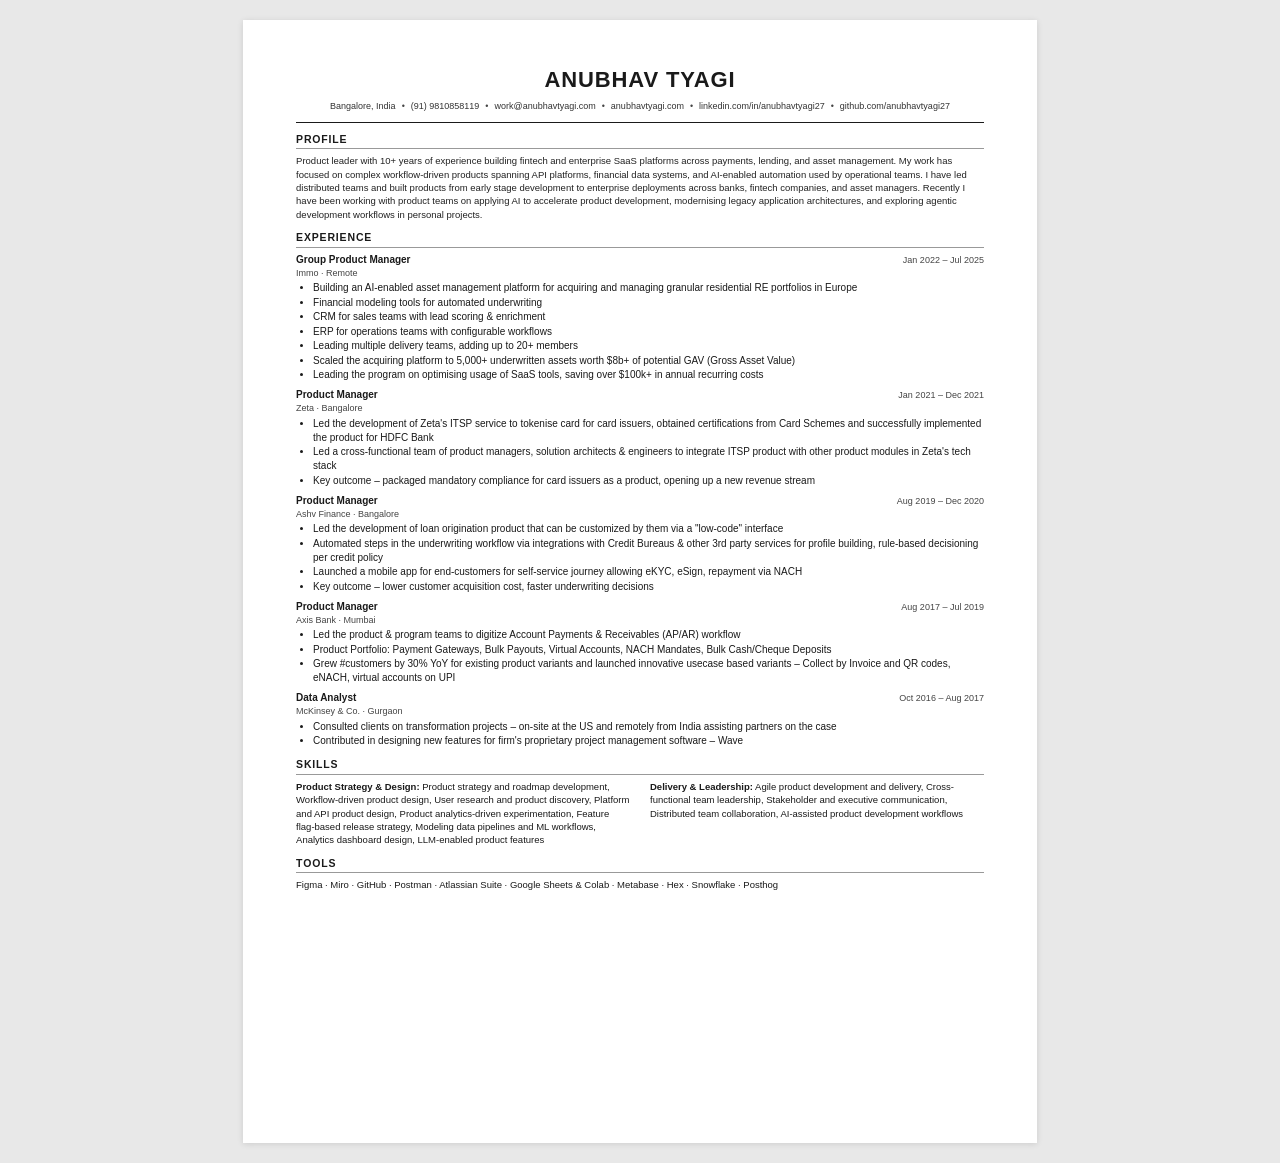
<file: index.html>
<!DOCTYPE html>
<html lang="en">
<head>
<meta charset="UTF-8">
<meta name="viewport" content="width=device-width, initial-scale=1.0">
<title>Anubhav Tyagi – Product Leader Resume</title>
<style>
  /* ── Print & Page Setup ── */
  @page {
    size: A4;
    margin: 12mm 14mm 10mm 14mm;
  }
  @media print {
    html, body { margin: 0; padding: 0; }
    .page { box-shadow: none; margin: 0; padding: 12mm 14mm 10mm 14mm; }
  }

  /* ── Base ── */
  * { box-sizing: border-box; margin: 0; padding: 0; }
  html { font-size: 10px; }
  body {
    font-family: "Segoe UI", Roboto, "Helvetica Neue", Arial, sans-serif;
    color: #1a1a1a;
    line-height: 1.4;
    background: #e8e8e8;
  }
  .page {
    max-width: 210mm;
    min-height: 297mm;
    margin: 20px auto;
    padding: 12mm 14mm 10mm 14mm;
    background: #fff;
    box-shadow: 0 1px 6px rgba(0,0,0,0.12);
  }

  /* ── Mobile ── */
  @media (max-width: 640px) {
    html { font-size: 11px; }
    body { background: #fff; }
    .page {
      margin: 0;
      padding: 20px 16px;
      box-shadow: none;
      min-height: unset;
    }
    h1 { font-size: 1.8rem; }
    .contact-row { font-size: 0.85rem; }
    .contact-row { font-size: 0.82rem; gap: 0; }
    .contact-row .mobile-break { display: none; }
    .skills-grid { grid-template-columns: 1fr; }
  }

  /* ── Header / Contact ── */
  header { text-align: center; margin-bottom: 8px; border-bottom: 1.5px solid #1a1a1a; padding-bottom: 8px; }
  h1 { font-size: 2.2rem; font-weight: 700; letter-spacing: 0.04em; margin-bottom: 4px; }
  .contact-row {
    font-size: 0.9rem;
    color: #333;
    line-height: 1.5;
    display: flex;
    flex-wrap: wrap;
    justify-content: center;
    gap: 0 2px;
  }
  .contact-row a { color: #333; text-decoration: none; }
  .contact-row .sep { margin: 0 4px; color: #444; }
  .contact-row .mobile-break { display: none; }

  /* ── Section headings ── */
  h2 {
    font-size: 1.05rem;
    text-transform: uppercase;
    letter-spacing: 0.08em;
    border-bottom: 1px solid #999;
    padding-bottom: 2px;
    margin: 9px 0 5px;
    color: #1a1a1a;
  }

  /* ── Experience entries ── */
  .role { margin-bottom: 6px; }
  .role-header {
    display: flex;
    justify-content: space-between;
    align-items: baseline;
    flex-wrap: wrap;
  }
  .role-title { font-weight: 700; font-size: 1rem; }
  .role-dates { font-size: 0.9rem; color: #444; white-space: nowrap; }
  .role-company { font-size: 0.9rem; color: #444; margin-bottom: 2px; }

  ul { padding-left: 17px; margin: 1px 0 0; }
  li { margin-bottom: 0.5px; }

  /* ── Skills ── */
  .skills-grid {
    display: grid;
    grid-template-columns: 1fr 1fr;
    gap: 0px 20px;
  }
  .skills-grid p { margin: 0; font-size: 0.95rem; }
  .skills-grid strong { font-size: 0.95rem; }

  /* ── Profile ── */
  .profile { font-size: 0.95rem; color: #222; }

  /* ── Tools ── */
  .tools { font-size: 0.95rem; }
</style>
</head>
<body>
<div class="page">

<!-- ═══ HEADER ═══ -->
<header>
  <h1>ANUBHAV TYAGI</h1>
  <div class="contact-row">
    <span style="white-space:nowrap">Bangalore, India</span><span class="sep">•</span><span style="white-space:nowrap">(91) 9810858119</span><span class="sep">•</span><span style="white-space:nowrap"><a href="mailto:work@anubhavtyagi.com">work@anubhavtyagi.com</a></span><span class="sep">•</span><span style="white-space:nowrap"><a href="https://www.anubhavtyagi.com">anubhavtyagi.com</a></span><span class="sep">•</span><span style="white-space:nowrap"><a href="https://linkedin.com/in/anubhavtyagi27">linkedin.com/in/anubhavtyagi27</a></span><span class="sep">•</span><span style="white-space:nowrap"><a href="https://github.com/anubhavtyagi27">github.com/anubhavtyagi27</a></span>
  </div>
</header>

<!-- ═══ PROFILE ═══ -->
<h2>Profile</h2>
<p class="profile">
Product leader with 10+ years of experience building fintech and enterprise SaaS platforms across payments, lending, and asset management. My work has focused on complex workflow-driven products spanning API platforms, financial data systems, and AI-enabled automation used by operational teams. I have led distributed teams and built products from early stage development to enterprise deployments across banks, fintech companies, and asset managers. Recently I have been working with product teams on applying AI to accelerate product development, modernising legacy application architectures, and exploring agentic development workflows in personal projects.
</p>

<!-- ═══ EXPERIENCE ═══ -->
<h2>Experience</h2>

<!-- Immo -->
<div class="role">
  <div class="role-header">
    <span class="role-title">Group Product Manager</span>
    <span class="role-dates">Jan 2022 – Jul 2025</span>
  </div>
  <div class="role-company">Immo · Remote</div>
  <ul>
    <li>Building an AI-enabled asset management platform for acquiring and managing granular residential RE portfolios in Europe</li>
    <li>Financial modeling tools for automated underwriting</li>
    <li>CRM for sales teams with lead scoring &amp; enrichment</li>
    <li>ERP for operations teams with configurable workflows</li>
    <li>Leading multiple delivery teams, adding up to 20+ members</li>
    <li>Scaled the acquiring platform to 5,000+ underwritten assets worth $8b+ of potential GAV (Gross Asset Value)</li>
    <li>Leading the program on optimising usage of SaaS tools, saving over $100k+ in annual recurring costs</li>
  </ul>
</div>

<!-- Zeta -->
<div class="role">
  <div class="role-header">
    <span class="role-title">Product Manager</span>
    <span class="role-dates">Jan 2021 – Dec 2021</span>
  </div>
  <div class="role-company">Zeta · Bangalore</div>
  <ul>
    <li>Led the development of Zeta's ITSP service to tokenise card for card issuers, obtained certifications from Card Schemes and successfully implemented the product for HDFC Bank</li>
    <li>Led a cross-functional team of product managers, solution architects &amp; engineers to integrate ITSP product with other product modules in Zeta's tech stack</li>
    <li>Key outcome – packaged mandatory compliance for card issuers as a product, opening up a new revenue stream</li>
  </ul>
</div>

<!-- Ashv Finance -->
<div class="role">
  <div class="role-header">
    <span class="role-title">Product Manager</span>
    <span class="role-dates">Aug 2019 – Dec 2020</span>
  </div>
  <div class="role-company">Ashv Finance · Bangalore</div>
  <ul>
    <li>Led the development of loan origination product that can be customized by them via a "low-code" interface</li>
    <li>Automated steps in the underwriting workflow via integrations with Credit Bureaus &amp; other 3rd party services for profile building, rule-based decisioning per credit policy</li>
    <li>Launched a mobile app for end-customers for self-service journey allowing eKYC, eSign, repayment via NACH</li>
    <li>Key outcome – lower customer acquisition cost, faster underwriting decisions</li>
  </ul>
</div>

<!-- Axis Bank -->
<div class="role">
  <div class="role-header">
    <span class="role-title">Product Manager</span>
    <span class="role-dates">Aug 2017 – Jul 2019</span>
  </div>
  <div class="role-company">Axis Bank · Mumbai</div>
  <ul>
    <li>Led the product &amp; program teams to digitize Account Payments &amp; Receivables (AP/AR) workflow</li>
    <li>Product Portfolio: Payment Gateways, Bulk Payouts, Virtual Accounts, NACH Mandates, Bulk Cash/Cheque Deposits</li>
    <li>Grew #customers by 30% YoY for existing product variants and launched innovative usecase based variants – Collect by Invoice and QR codes, eNACH, virtual accounts on UPI</li>
  </ul>
</div>

<!-- McKinsey -->
<div class="role">
  <div class="role-header">
    <span class="role-title">Data Analyst</span>
    <span class="role-dates">Oct 2016 – Aug 2017</span>
  </div>
  <div class="role-company">McKinsey &amp; Co. · Gurgaon</div>
  <ul>
    <li>Consulted clients on transformation projects – on-site at the US and remotely from India assisting partners on the case</li>
    <li>Contributed in designing new features for firm's proprietary project management software – Wave</li>
  </ul>
</div>

<!-- ═══ SKILLS ═══ -->
<h2>Skills</h2>
<div class="skills-grid">
  <p><strong>Product Strategy &amp; Design:</strong> Product strategy and roadmap development, Workflow-driven product design, User research and product discovery, Platform and API product design, Product analytics-driven experimentation, Feature flag-based release strategy, Modeling data pipelines and ML workflows, Analytics dashboard design, LLM-enabled product features</p>
  <p><strong>Delivery &amp; Leadership:</strong> Agile product development and delivery, Cross-functional team leadership, Stakeholder and executive communication, Distributed team collaboration, AI-assisted product development workflows</p>
</div>

<!-- ═══ TOOLS ═══ -->
<h2>Tools</h2>
<p class="tools">Figma · Miro · GitHub · Postman · Atlassian Suite · Google Sheets &amp; Colab · Metabase · Hex · Snowflake · Posthog</p>

</div><!-- /page -->
</body>
</html>
</file>
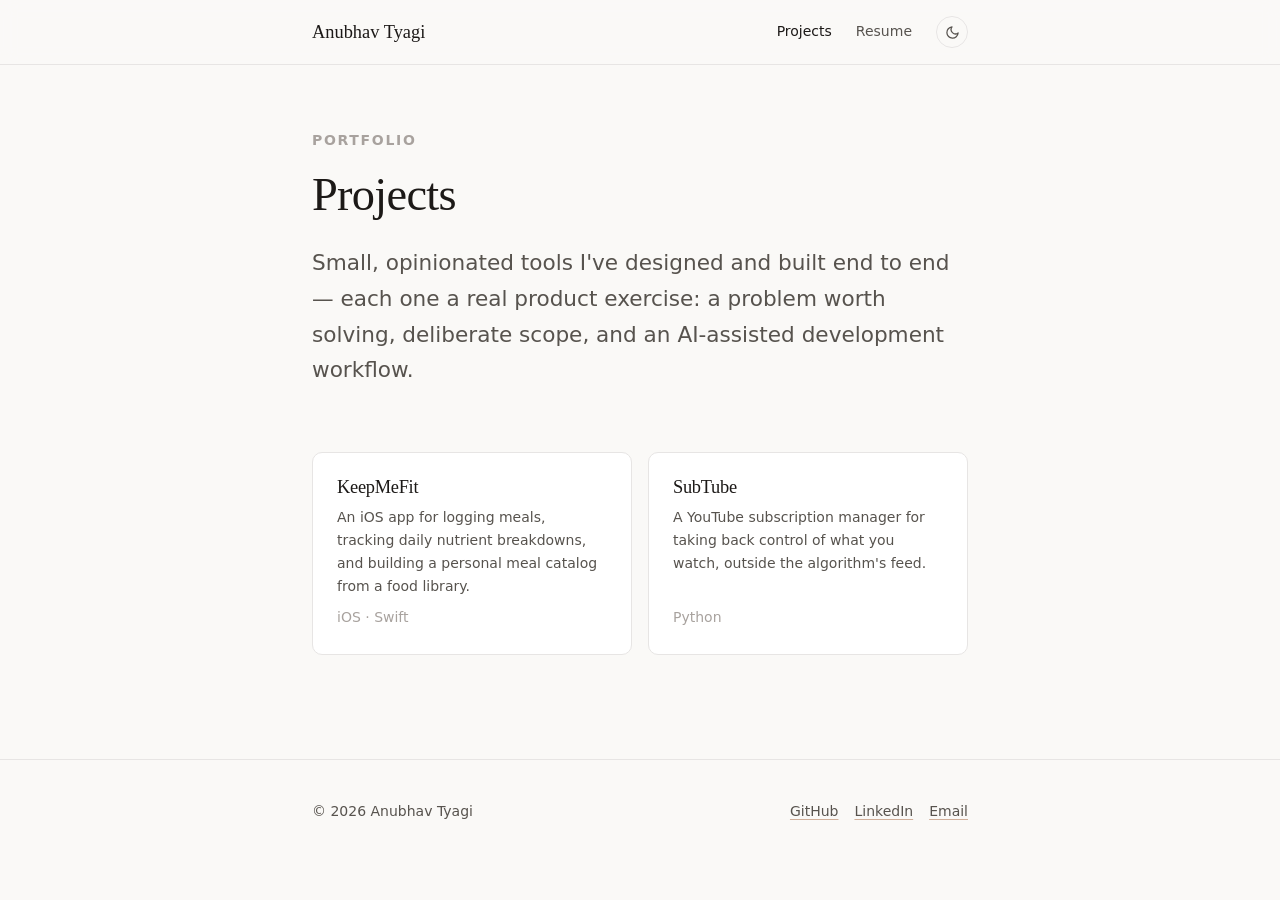
<file: projects/index.html>
<!DOCTYPE html>
<html lang="en">
<head>
<meta charset="UTF-8">
<meta name="viewport" content="width=device-width, initial-scale=1.0">
<title>Projects — Anubhav Tyagi</title>
<meta name="description" content="Personal projects by Anubhav Tyagi — apps and tools, each with a short case study, live links, and source code.">
<meta property="og:title" content="Projects — Anubhav Tyagi">
<meta property="og:description" content="Personal projects — apps and tools, each with a short case study, live links, and source code.">
<meta property="og:type" content="website">
<link rel="icon" href="/assets/img/favicon.svg" type="image/svg+xml">
<link rel="stylesheet" href="/assets/css/main.css">
<script>
(function(){try{var t=localStorage.getItem("theme");if(!t)t=matchMedia("(prefers-color-scheme: dark)").matches?"dark":"light";document.documentElement.dataset.theme=t;}catch(e){}document.documentElement.classList.add("js");})();
</script>
</head>
<body>

<header class="site-header">
  <div class="wrap">
    <a class="brand" href="/">Anubhav Tyagi</a>
    <nav class="site-nav" aria-label="Site">
      <a href="/projects/" aria-current="page">Projects</a>
      <a href="/resume/">Resume</a>
      <button class="theme-toggle" type="button" aria-label="Toggle dark mode">
        <svg class="icon-moon" width="15" height="15" viewBox="0 0 24 24" fill="none" stroke="currentColor" stroke-width="2" stroke-linecap="round" stroke-linejoin="round" aria-hidden="true"><path d="M21 12.79A9 9 0 1 1 11.21 3 7 7 0 0 0 21 12.79z"/></svg>
        <svg class="icon-sun" width="15" height="15" viewBox="0 0 24 24" fill="none" stroke="currentColor" stroke-width="2" stroke-linecap="round" stroke-linejoin="round" aria-hidden="true"><circle cx="12" cy="12" r="4"/><path d="M12 2v2m0 16v2M4.93 4.93l1.41 1.41m11.32 11.32 1.41 1.41M2 12h2m16 0h2M4.93 19.07l1.41-1.41M17.66 6.34l1.41-1.41"/></svg>
      </button>
    </nav>
  </div>
</header>

<main class="wrap">

  <section class="reveal">
    <p class="kicker">Portfolio</p>
    <h1>Projects</h1>
    <p class="lede">
      Small, opinionated tools I've designed and built end to end — each one a real
      product exercise: a problem worth solving, deliberate scope, and an AI-assisted
      development workflow.
    </p>
  </section>

  <section class="reveal" aria-label="All projects">
    <div class="card-grid">
      <article class="card">
        <h3><a href="/projects/keepmefit/">KeepMeFit</a></h3>
        <p>An iOS app for logging meals, tracking daily nutrient breakdowns, and building a personal meal catalog from a food library.</p>
        <p class="meta">iOS · Swift</p>
      </article>
      <article class="card">
        <h3><a href="/projects/subtube/">SubTube</a></h3>
        <p>A YouTube subscription manager for taking back control of what you watch, outside the algorithm's feed.</p>
        <p class="meta">Python</p>
      </article>
    </div>
  </section>

</main>

<footer class="site-footer">
  <div class="wrap">
    <p>© 2026 Anubhav Tyagi</p>
    <nav class="footer-links" aria-label="Social">
      <a href="https://github.com/anubhavtyagi27">GitHub</a>
      <a href="https://linkedin.com/in/anubhavtyagi27">LinkedIn</a>
      <a href="mailto:work@anubhavtyagi.com">Email</a>
    </nav>
  </div>
</footer>

<script src="/assets/js/main.js"></script>
</body>
</html>
</file>
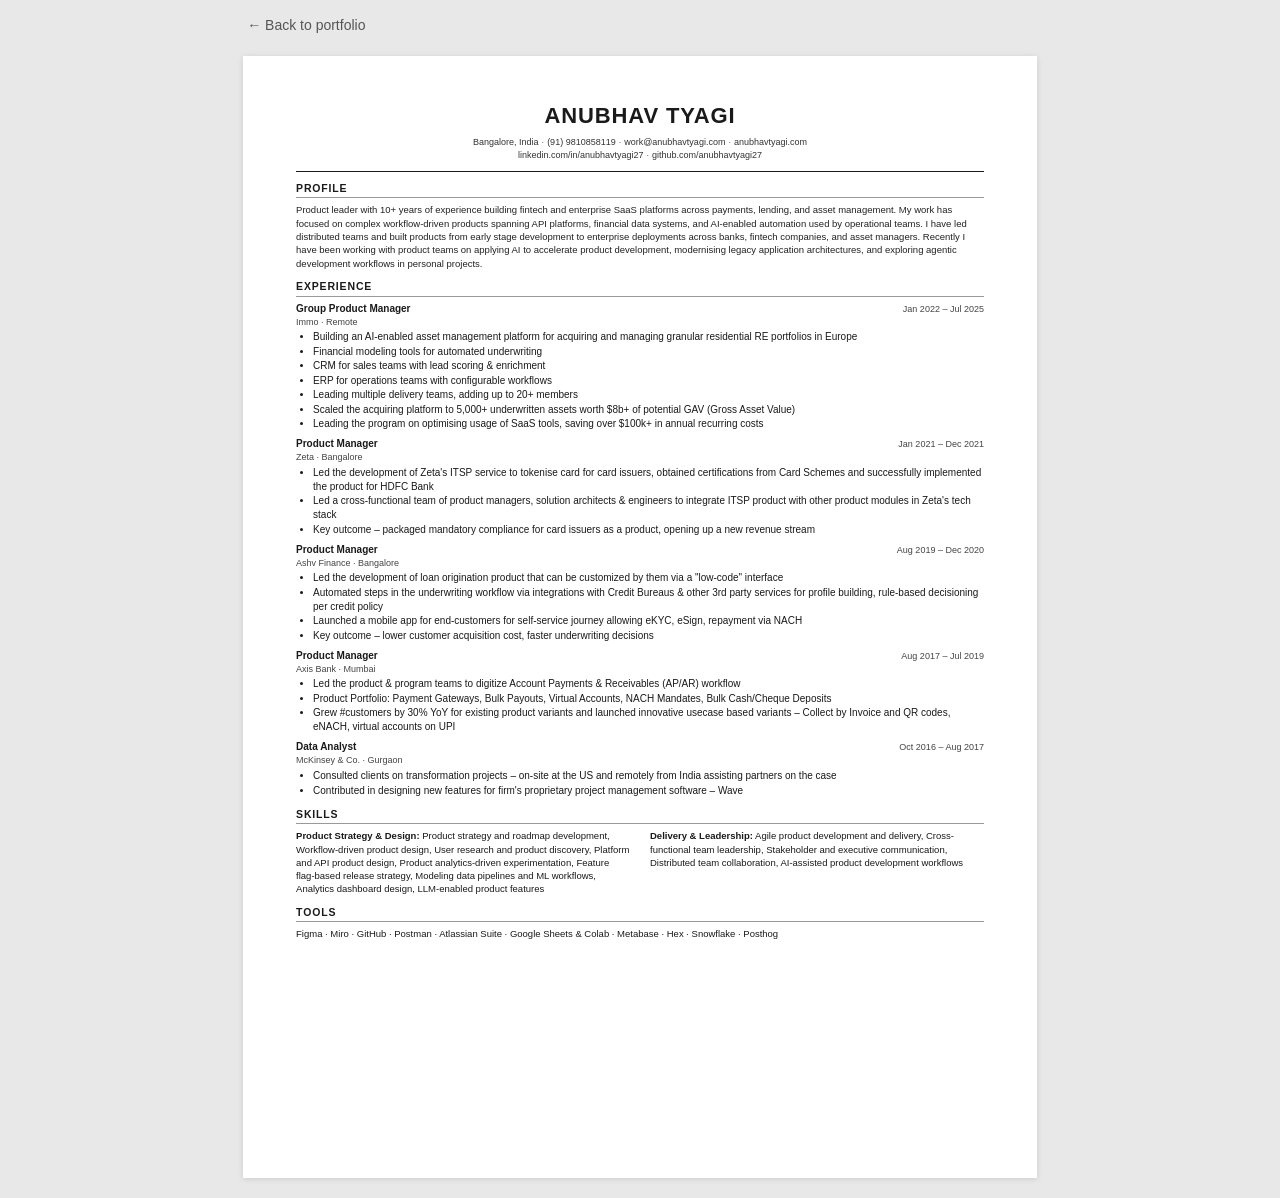
<file: resume/index.html>
<!DOCTYPE html>
<html lang="en">
<head>
<meta charset="UTF-8">
<meta name="viewport" content="width=device-width, initial-scale=1.0">
<title>Anubhav Tyagi – Product Leader Resume</title>
<link rel="icon" href="/assets/img/favicon.svg" type="image/svg+xml">
<style>
  /* ── Print & Page Setup ── */
  @page {
    size: A4;
    margin: 12mm 14mm 10mm 14mm;
  }
  @media print {
    html, body { margin: 0; padding: 0; }
    .page { box-shadow: none; margin: 0; padding: 12mm 14mm 10mm 14mm; }
    .back-link { display: none; }
  }

  /* ── Back to portfolio ── */
  .back-link {
    display: block;
    max-width: 210mm;
    margin: 16px auto 0;
    padding: 0 4px;
    font-size: 1.4rem;
    color: #555;
    text-decoration: none;
  }
  .back-link:hover { color: #1a1a1a; }

  /* ── Base ── */
  * { box-sizing: border-box; margin: 0; padding: 0; }
  html { font-size: 10px; }
  body {
    font-family: "Segoe UI", Roboto, "Helvetica Neue", Arial, sans-serif;
    color: #1a1a1a;
    line-height: 1.4;
    background: #e8e8e8;
  }
  .page {
    max-width: 210mm;
    height: 297mm;
    overflow: hidden;
    margin: 20px auto;
    padding: 12mm 14mm 10mm 14mm;
    background: #fff;
    box-shadow: 0 1px 6px rgba(0,0,0,0.12);
  }

  /* ── Header / Contact ── */
  header { text-align: center; margin-bottom: 8px; border-bottom: 1.5px solid #1a1a1a; padding-bottom: 8px; }
  h1 { font-size: 2.2rem; font-weight: 700; letter-spacing: 0.04em; margin-bottom: 4px; }
  .contact-row {
    font-size: 0.9rem;
    color: #333;
    line-height: 1.5;
  }
  .contact-row a { color: #333; text-decoration: none; }
  .contact-row .sep { margin: 0 3px; color: #666; }

  /* ── Section headings ── */
  h2 {
    font-size: 1.05rem;
    text-transform: uppercase;
    letter-spacing: 0.08em;
    border-bottom: 1px solid #999;
    padding-bottom: 2px;
    margin: 9px 0 5px;
    color: #1a1a1a;
  }

  /* ── Experience entries ── */
  .role { margin-bottom: 6px; }
  .role-header {
    display: flex;
    justify-content: space-between;
    align-items: baseline;
    flex-wrap: wrap;
  }
  .role-title { font-weight: 700; font-size: 1rem; }
  .role-dates { font-size: 0.9rem; color: #444; white-space: nowrap; }
  .role-company { font-size: 0.9rem; color: #444; margin-bottom: 2px; }

  ul { padding-left: 17px; margin: 1px 0 0; }
  li { margin-bottom: 0.5px; }

  /* ── Skills ── */
  .skills-grid {
    display: grid;
    grid-template-columns: 1fr 1fr;
    gap: 0px 20px;
  }
  .skills-grid p { margin: 0; font-size: 0.95rem; }
  .skills-grid strong { font-size: 0.95rem; }

  /* ── Profile ── */
  .profile { font-size: 0.95rem; color: #222; }

  /* ── Tools ── */
  .tools { font-size: 0.95rem; }
</style>
</head>
<body>
<a class="back-link" href="/">&larr; Back to portfolio</a>
<div class="page">

<!-- ═══ HEADER ═══ -->
<header>
  <h1>ANUBHAV TYAGI</h1>
  <div class="contact-row">
    Bangalore, India<span class="sep">·</span><span style="white-space:nowrap">(91) 9810858119</span><span class="sep">·</span><a href="mailto:work@anubhavtyagi.com">work@anubhavtyagi.com</a><span class="sep">·</span><a href="https://www.anubhavtyagi.com">anubhavtyagi.com</a><br/>
    <a href="https://linkedin.com/in/anubhavtyagi27">linkedin.com/in/anubhavtyagi27</a><span class="sep">·</span><a href="https://github.com/anubhavtyagi27">github.com/anubhavtyagi27</a>
  </div>
</header>

<!-- ═══ PROFILE ═══ -->
<h2>Profile</h2>
<p class="profile">
Product leader with 10+ years of experience building fintech and enterprise SaaS platforms across payments, lending, and asset management. My work has focused on complex workflow-driven products spanning API platforms, financial data systems, and AI-enabled automation used by operational teams. I have led distributed teams and built products from early stage development to enterprise deployments across banks, fintech companies, and asset managers. Recently I have been working with product teams on applying AI to accelerate product development, modernising legacy application architectures, and exploring agentic development workflows in personal projects.
</p>

<!-- ═══ EXPERIENCE ═══ -->
<h2>Experience</h2>

<!-- Immo -->
<div class="role">
  <div class="role-header">
    <span class="role-title">Group Product Manager</span>
    <span class="role-dates">Jan 2022 – Jul 2025</span>
  </div>
  <div class="role-company">Immo · Remote</div>
  <ul>
    <li>Building an AI-enabled asset management platform for acquiring and managing granular residential RE portfolios in Europe</li>
    <li>Financial modeling tools for automated underwriting</li>
    <li>CRM for sales teams with lead scoring &amp; enrichment</li>
    <li>ERP for operations teams with configurable workflows</li>
    <li>Leading multiple delivery teams, adding up to 20+ members</li>
    <li>Scaled the acquiring platform to 5,000+ underwritten assets worth $8b+ of potential GAV (Gross Asset Value)</li>
    <li>Leading the program on optimising usage of SaaS tools, saving over $100k+ in annual recurring costs</li>
  </ul>
</div>

<!-- Zeta -->
<div class="role">
  <div class="role-header">
    <span class="role-title">Product Manager</span>
    <span class="role-dates">Jan 2021 – Dec 2021</span>
  </div>
  <div class="role-company">Zeta · Bangalore</div>
  <ul>
    <li>Led the development of Zeta's ITSP service to tokenise card for card issuers, obtained certifications from Card Schemes and successfully implemented the product for HDFC Bank</li>
    <li>Led a cross-functional team of product managers, solution architects &amp; engineers to integrate ITSP product with other product modules in Zeta's tech stack</li>
    <li>Key outcome – packaged mandatory compliance for card issuers as a product, opening up a new revenue stream</li>
  </ul>
</div>

<!-- Ashv Finance -->
<div class="role">
  <div class="role-header">
    <span class="role-title">Product Manager</span>
    <span class="role-dates">Aug 2019 – Dec 2020</span>
  </div>
  <div class="role-company">Ashv Finance · Bangalore</div>
  <ul>
    <li>Led the development of loan origination product that can be customized by them via a "low-code" interface</li>
    <li>Automated steps in the underwriting workflow via integrations with Credit Bureaus &amp; other 3rd party services for profile building, rule-based decisioning per credit policy</li>
    <li>Launched a mobile app for end-customers for self-service journey allowing eKYC, eSign, repayment via NACH</li>
    <li>Key outcome – lower customer acquisition cost, faster underwriting decisions</li>
  </ul>
</div>

<!-- Axis Bank -->
<div class="role">
  <div class="role-header">
    <span class="role-title">Product Manager</span>
    <span class="role-dates">Aug 2017 – Jul 2019</span>
  </div>
  <div class="role-company">Axis Bank · Mumbai</div>
  <ul>
    <li>Led the product &amp; program teams to digitize Account Payments &amp; Receivables (AP/AR) workflow</li>
    <li>Product Portfolio: Payment Gateways, Bulk Payouts, Virtual Accounts, NACH Mandates, Bulk Cash/Cheque Deposits</li>
    <li>Grew #customers by 30% YoY for existing product variants and launched innovative usecase based variants – Collect by Invoice and QR codes, eNACH, virtual accounts on UPI</li>
  </ul>
</div>

<!-- McKinsey -->
<div class="role">
  <div class="role-header">
    <span class="role-title">Data Analyst</span>
    <span class="role-dates">Oct 2016 – Aug 2017</span>
  </div>
  <div class="role-company">McKinsey &amp; Co. · Gurgaon</div>
  <ul>
    <li>Consulted clients on transformation projects – on-site at the US and remotely from India assisting partners on the case</li>
    <li>Contributed in designing new features for firm's proprietary project management software – Wave</li>
  </ul>
</div>

<!-- ═══ SKILLS ═══ -->
<h2>Skills</h2>
<div class="skills-grid">
  <p><strong>Product Strategy &amp; Design:</strong> Product strategy and roadmap development, Workflow-driven product design, User research and product discovery, Platform and API product design, Product analytics-driven experimentation, Feature flag-based release strategy, Modeling data pipelines and ML workflows, Analytics dashboard design, LLM-enabled product features</p>
  <p><strong>Delivery &amp; Leadership:</strong> Agile product development and delivery, Cross-functional team leadership, Stakeholder and executive communication, Distributed team collaboration, AI-assisted product development workflows</p>
</div>

<!-- ═══ TOOLS ═══ -->
<h2>Tools</h2>
<p class="tools">Figma · Miro · GitHub · Postman · Atlassian Suite · Google Sheets &amp; Colab · Metabase · Hex · Snowflake · Posthog</p>

</div><!-- /page -->
</body>
</html>
</file>
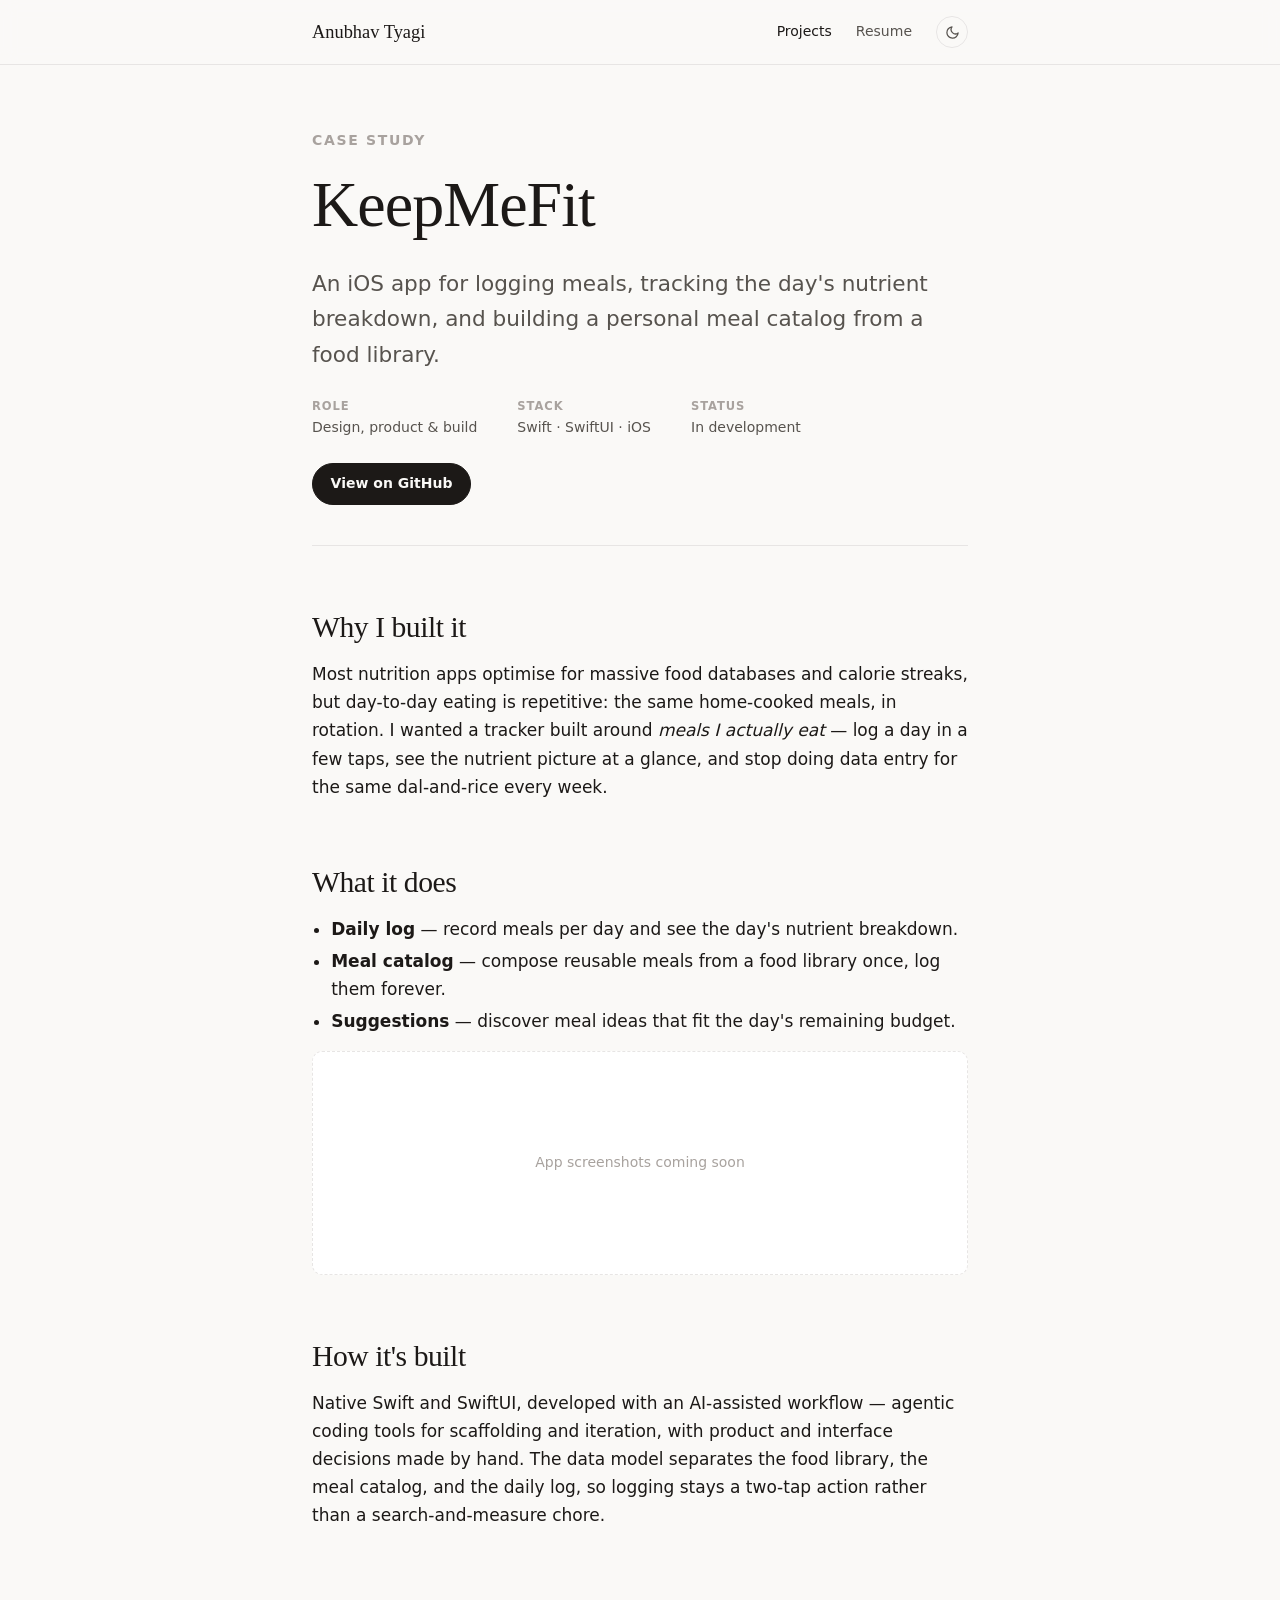
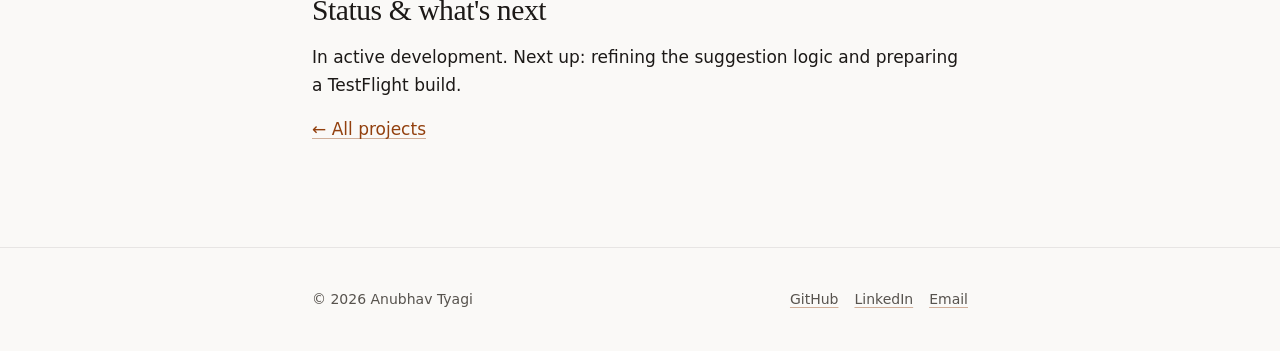
<file: projects/keepmefit/index.html>
<!DOCTYPE html>
<html lang="en">
<head>
<meta charset="UTF-8">
<meta name="viewport" content="width=device-width, initial-scale=1.0">
<title>KeepMeFit — Anubhav Tyagi</title>
<meta name="description" content="KeepMeFit is an iOS app for logging meals, tracking daily nutrient breakdowns, and building a personal meal catalog from a food library.">
<meta property="og:title" content="KeepMeFit — case study">
<meta property="og:description" content="An iOS app for logging meals, tracking daily nutrient breakdowns, and building a personal meal catalog.">
<meta property="og:type" content="article">
<link rel="icon" href="/assets/img/favicon.svg" type="image/svg+xml">
<link rel="stylesheet" href="/assets/css/main.css">
<script>
(function(){try{var t=localStorage.getItem("theme");if(!t)t=matchMedia("(prefers-color-scheme: dark)").matches?"dark":"light";document.documentElement.dataset.theme=t;}catch(e){}document.documentElement.classList.add("js");})();
</script>
</head>
<body>

<header class="site-header">
  <div class="wrap">
    <a class="brand" href="/">Anubhav Tyagi</a>
    <nav class="site-nav" aria-label="Site">
      <a href="/projects/" aria-current="page">Projects</a>
      <a href="/resume/">Resume</a>
      <button class="theme-toggle" type="button" aria-label="Toggle dark mode">
        <svg class="icon-moon" width="15" height="15" viewBox="0 0 24 24" fill="none" stroke="currentColor" stroke-width="2" stroke-linecap="round" stroke-linejoin="round" aria-hidden="true"><path d="M21 12.79A9 9 0 1 1 11.21 3 7 7 0 0 0 21 12.79z"/></svg>
        <svg class="icon-sun" width="15" height="15" viewBox="0 0 24 24" fill="none" stroke="currentColor" stroke-width="2" stroke-linecap="round" stroke-linejoin="round" aria-hidden="true"><circle cx="12" cy="12" r="4"/><path d="M12 2v2m0 16v2M4.93 4.93l1.41 1.41m11.32 11.32 1.41 1.41M2 12h2m16 0h2M4.93 19.07l1.41-1.41M17.66 6.34l1.41-1.41"/></svg>
      </button>
    </nav>
  </div>
</header>

<main class="wrap">

  <!-- ═══ HERO ═══ -->
  <section class="case-hero reveal">
    <p class="kicker">Case study</p>
    <h1>KeepMeFit</h1>
    <p class="lede">
      An iOS app for logging meals, tracking the day's nutrient breakdown, and building
      a personal meal catalog from a food library.
    </p>
    <dl class="meta-row">
      <div><dt>Role</dt><dd>Design, product &amp; build</dd></div>
      <div><dt>Stack</dt><dd>Swift · SwiftUI · iOS</dd></div>
      <div><dt>Status</dt><dd>In development</dd></div>
    </dl>
    <div class="btn-row">
      <a class="btn btn-primary" href="https://github.com/anubhavtyagi27/keepmefit">View on GitHub</a>
    </div>
  </section>

  <!-- NOTE: draft copy, written from the repo description — Anubhav to review
       and replace the placeholders below with real screenshots. -->

  <!-- ═══ CASE STUDY ═══ -->
  <article class="prose reveal">

    <h2>Why I built it</h2>
    <p>
      Most nutrition apps optimise for massive food databases and calorie streaks, but
      day-to-day eating is repetitive: the same home-cooked meals, in rotation. I wanted
      a tracker built around <em>meals I actually eat</em> — log a day in a few taps,
      see the nutrient picture at a glance, and stop doing data entry for the same
      dal-and-rice every week.
    </p>

    <h2>What it does</h2>
    <ul>
      <li><strong>Daily log</strong> — record meals per day and see the day's nutrient breakdown.</li>
      <li><strong>Meal catalog</strong> — compose reusable meals from a food library once, log them forever.</li>
      <li><strong>Suggestions</strong> — discover meal ideas that fit the day's remaining budget.</li>
    </ul>
    <div class="figure-placeholder" role="img" aria-label="KeepMeFit screenshots placeholder">
      App screenshots coming soon
    </div>

    <h2>How it's built</h2>
    <p>
      Native Swift and SwiftUI, developed with an AI-assisted workflow — agentic coding
      tools for scaffolding and iteration, with product and interface decisions made by
      hand. The data model separates the food library, the meal catalog, and the daily
      log, so logging stays a two-tap action rather than a search-and-measure chore.
    </p>

    <h2>Status &amp; what's next</h2>
    <p>
      In active development. Next up: refining the suggestion logic and preparing a
      TestFlight build.
    </p>

    <p><a href="/projects/">&larr; All projects</a></p>
  </article>

</main>

<footer class="site-footer">
  <div class="wrap">
    <p>© 2026 Anubhav Tyagi</p>
    <nav class="footer-links" aria-label="Social">
      <a href="https://github.com/anubhavtyagi27">GitHub</a>
      <a href="https://linkedin.com/in/anubhavtyagi27">LinkedIn</a>
      <a href="mailto:work@anubhavtyagi.com">Email</a>
    </nav>
  </div>
</footer>

<script src="/assets/js/main.js"></script>
</body>
</html>
</file>
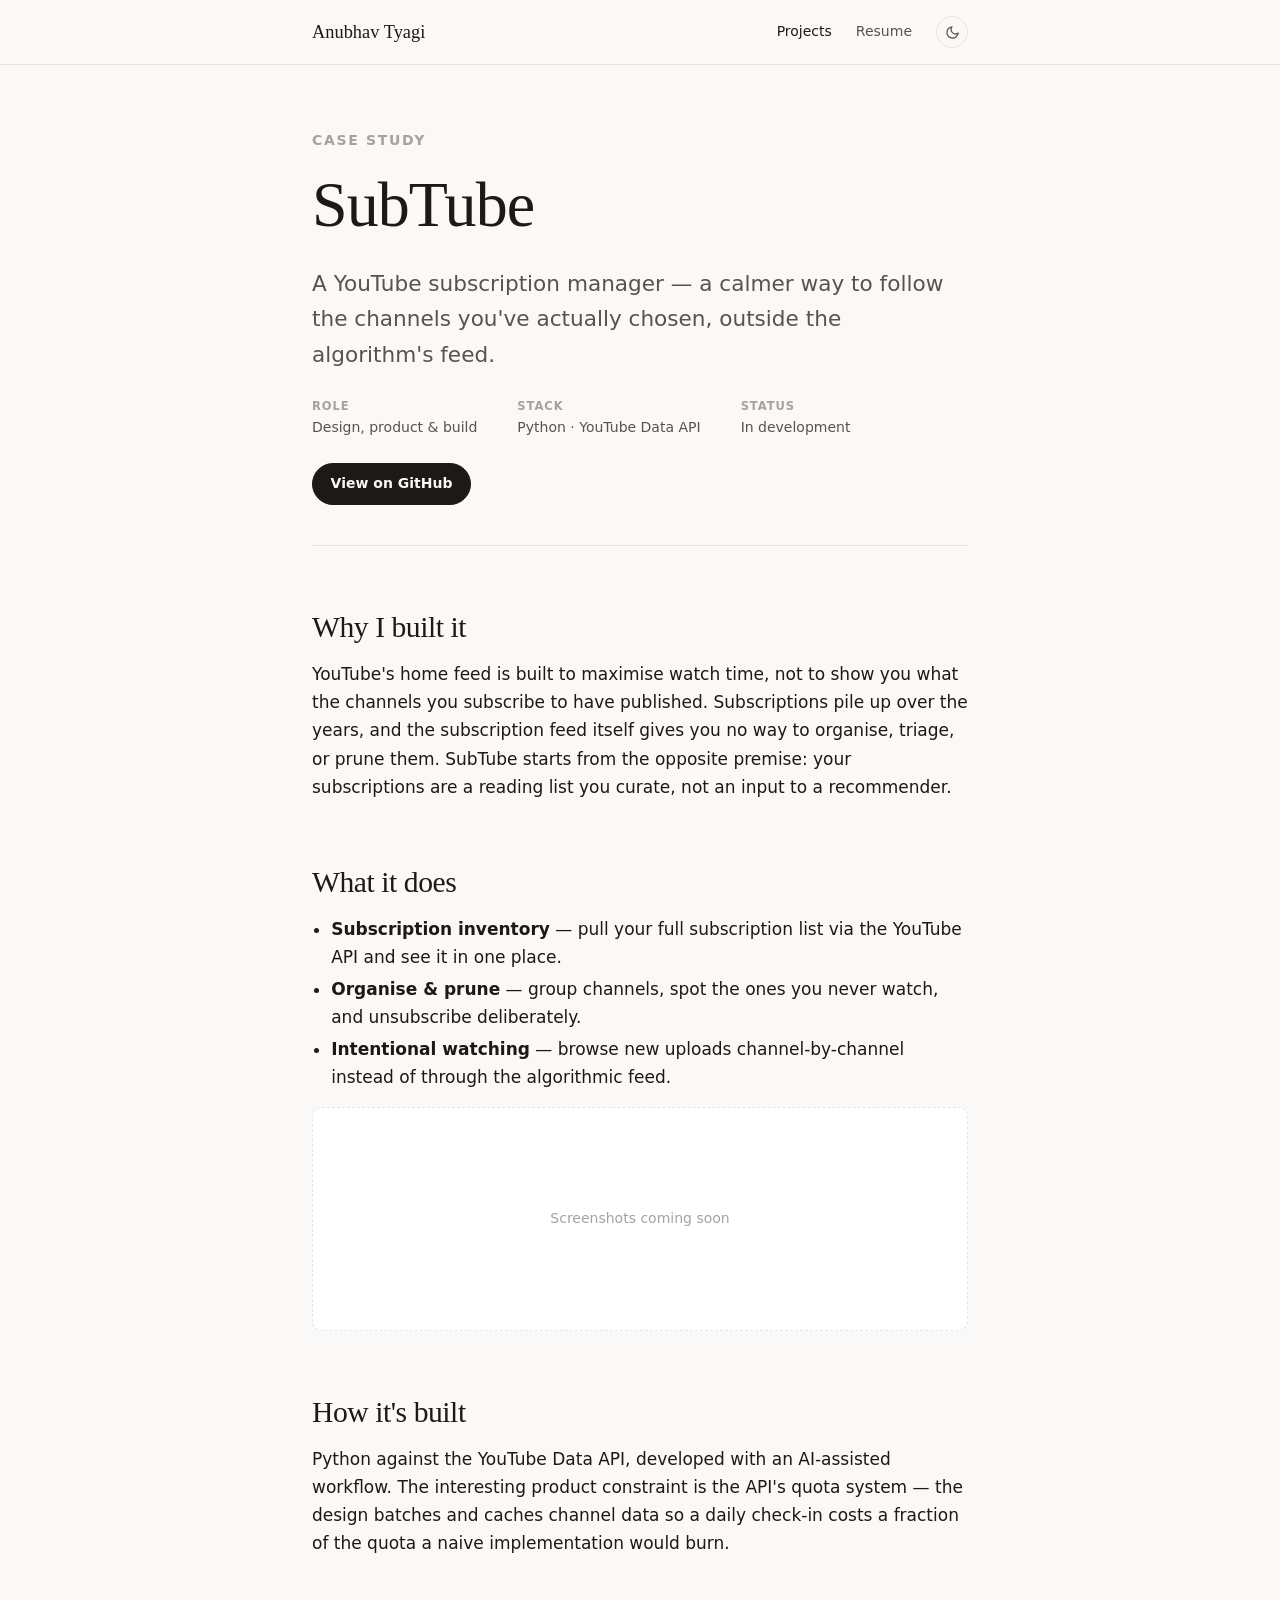
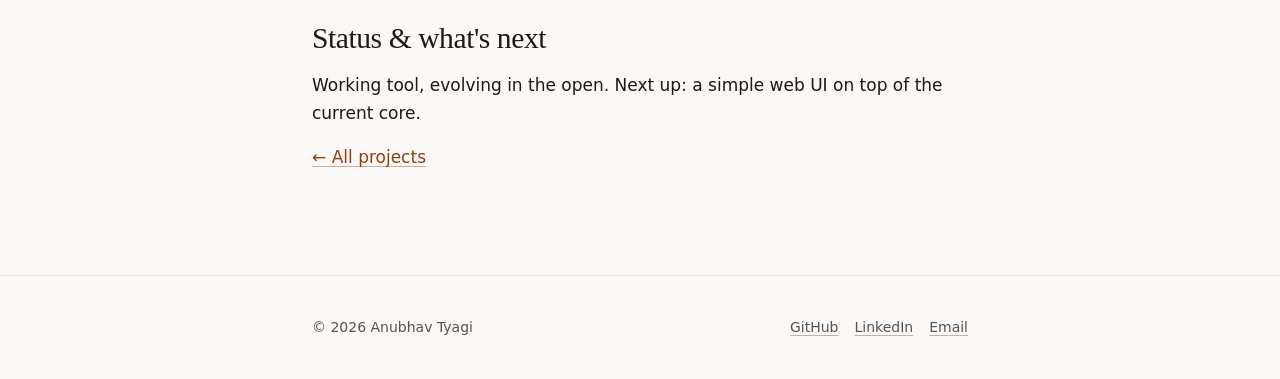
<file: projects/subtube/index.html>
<!DOCTYPE html>
<html lang="en">
<head>
<meta charset="UTF-8">
<meta name="viewport" content="width=device-width, initial-scale=1.0">
<title>SubTube — Anubhav Tyagi</title>
<meta name="description" content="SubTube is a YouTube subscription manager — a calmer way to follow channels you've chosen, outside the algorithm's feed.">
<meta property="og:title" content="SubTube — case study">
<meta property="og:description" content="A YouTube subscription manager — a calmer way to follow the channels you've chosen.">
<meta property="og:type" content="article">
<link rel="icon" href="/assets/img/favicon.svg" type="image/svg+xml">
<link rel="stylesheet" href="/assets/css/main.css">
<script>
(function(){try{var t=localStorage.getItem("theme");if(!t)t=matchMedia("(prefers-color-scheme: dark)").matches?"dark":"light";document.documentElement.dataset.theme=t;}catch(e){}document.documentElement.classList.add("js");})();
</script>
</head>
<body>

<header class="site-header">
  <div class="wrap">
    <a class="brand" href="/">Anubhav Tyagi</a>
    <nav class="site-nav" aria-label="Site">
      <a href="/projects/" aria-current="page">Projects</a>
      <a href="/resume/">Resume</a>
      <button class="theme-toggle" type="button" aria-label="Toggle dark mode">
        <svg class="icon-moon" width="15" height="15" viewBox="0 0 24 24" fill="none" stroke="currentColor" stroke-width="2" stroke-linecap="round" stroke-linejoin="round" aria-hidden="true"><path d="M21 12.79A9 9 0 1 1 11.21 3 7 7 0 0 0 21 12.79z"/></svg>
        <svg class="icon-sun" width="15" height="15" viewBox="0 0 24 24" fill="none" stroke="currentColor" stroke-width="2" stroke-linecap="round" stroke-linejoin="round" aria-hidden="true"><circle cx="12" cy="12" r="4"/><path d="M12 2v2m0 16v2M4.93 4.93l1.41 1.41m11.32 11.32 1.41 1.41M2 12h2m16 0h2M4.93 19.07l1.41-1.41M17.66 6.34l1.41-1.41"/></svg>
      </button>
    </nav>
  </div>
</header>

<main class="wrap">

  <!-- ═══ HERO ═══ -->
  <section class="case-hero reveal">
    <p class="kicker">Case study</p>
    <h1>SubTube</h1>
    <p class="lede">
      A YouTube subscription manager — a calmer way to follow the channels you've
      actually chosen, outside the algorithm's feed.
    </p>
    <dl class="meta-row">
      <div><dt>Role</dt><dd>Design, product &amp; build</dd></div>
      <div><dt>Stack</dt><dd>Python · YouTube Data API</dd></div>
      <div><dt>Status</dt><dd>In development</dd></div>
    </dl>
    <div class="btn-row">
      <a class="btn btn-primary" href="https://github.com/anubhavtyagi27/subtube">View on GitHub</a>
    </div>
  </section>

  <!-- NOTE: draft copy, written from the repo description — Anubhav to review
       and replace the placeholders below with real screenshots. -->

  <!-- ═══ CASE STUDY ═══ -->
  <article class="prose reveal">

    <h2>Why I built it</h2>
    <p>
      YouTube's home feed is built to maximise watch time, not to show you what the
      channels you subscribe to have published. Subscriptions pile up over the years,
      and the subscription feed itself gives you no way to organise, triage, or prune
      them. SubTube starts from the opposite premise: your subscriptions are a reading
      list you curate, not an input to a recommender.
    </p>

    <h2>What it does</h2>
    <ul>
      <li><strong>Subscription inventory</strong> — pull your full subscription list via the YouTube API and see it in one place.</li>
      <li><strong>Organise &amp; prune</strong> — group channels, spot the ones you never watch, and unsubscribe deliberately.</li>
      <li><strong>Intentional watching</strong> — browse new uploads channel-by-channel instead of through the algorithmic feed.</li>
    </ul>
    <div class="figure-placeholder" role="img" aria-label="SubTube screenshots placeholder">
      Screenshots coming soon
    </div>

    <h2>How it's built</h2>
    <p>
      Python against the YouTube Data API, developed with an AI-assisted workflow. The
      interesting product constraint is the API's quota system — the design batches and
      caches channel data so a daily check-in costs a fraction of the quota a naive
      implementation would burn.
    </p>

    <h2>Status &amp; what's next</h2>
    <p>
      Working tool, evolving in the open. Next up: a simple web UI on top of the
      current core.
    </p>

    <p><a href="/projects/">&larr; All projects</a></p>
  </article>

</main>

<footer class="site-footer">
  <div class="wrap">
    <p>© 2026 Anubhav Tyagi</p>
    <nav class="footer-links" aria-label="Social">
      <a href="https://github.com/anubhavtyagi27">GitHub</a>
      <a href="https://linkedin.com/in/anubhavtyagi27">LinkedIn</a>
      <a href="mailto:work@anubhavtyagi.com">Email</a>
    </nav>
  </div>
</footer>

<script src="/assets/js/main.js"></script>
</body>
</html>
</file>
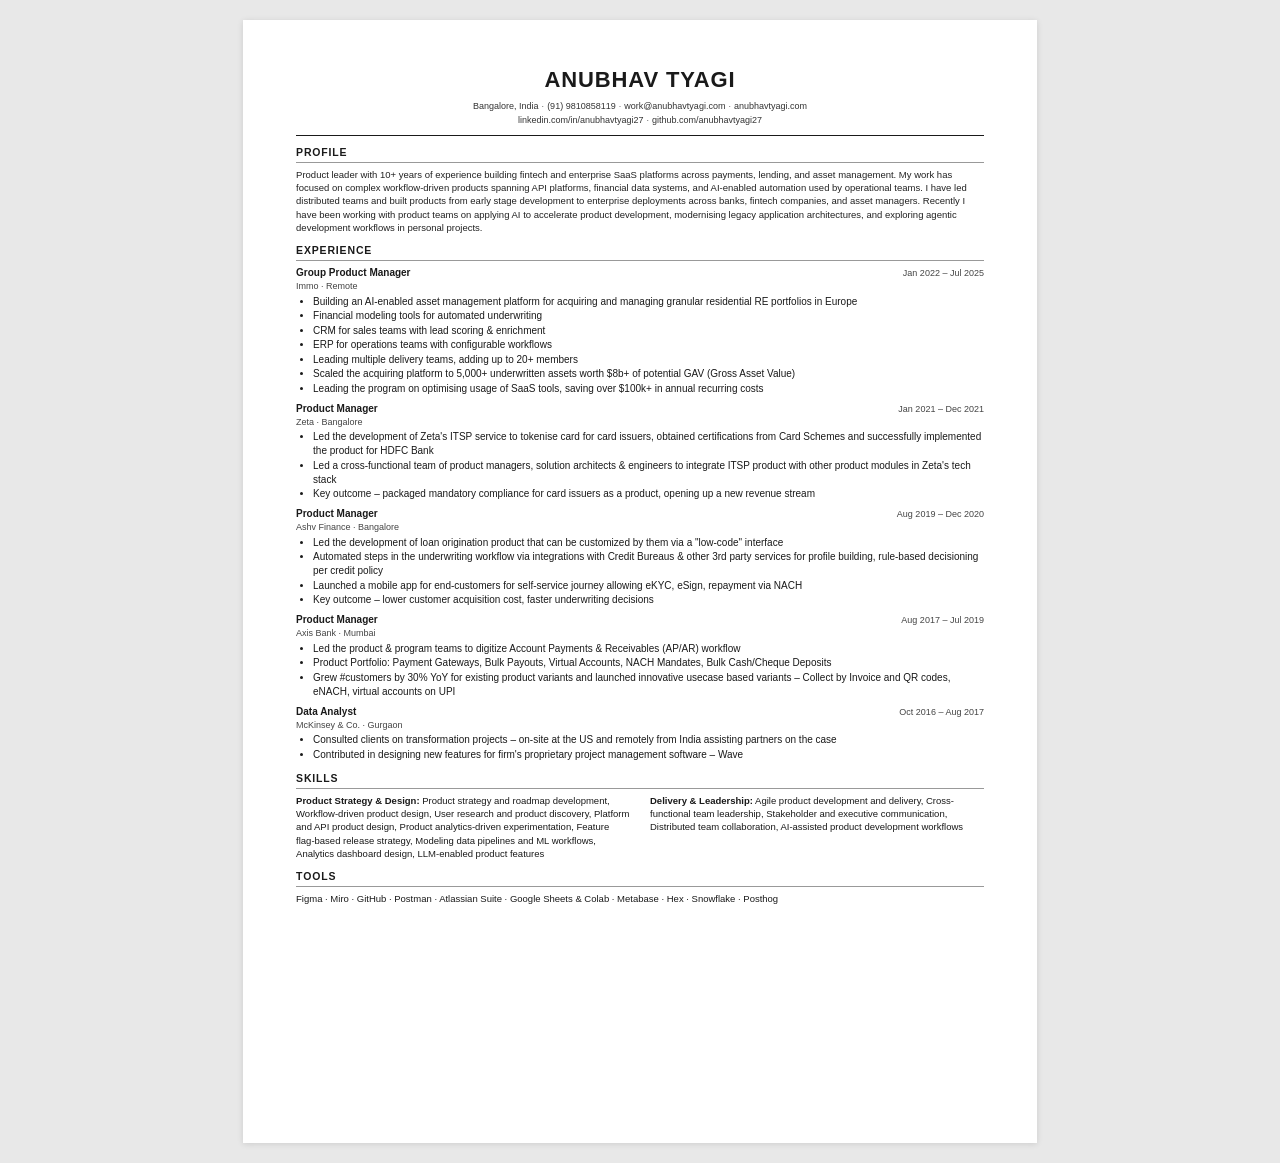
<file: at_resume.html>
<!DOCTYPE html>
<html lang="en">
<head>
<meta charset="UTF-8">
<meta name="viewport" content="width=device-width, initial-scale=1.0">
<title>Anubhav Tyagi – Product Leader Resume</title>
<style>
  /* ── Print & Page Setup ── */
  @page {
    size: A4;
    margin: 12mm 14mm 10mm 14mm;
  }
  @media print {
    html, body { margin: 0; padding: 0; }
    .page { box-shadow: none; margin: 0; padding: 12mm 14mm 10mm 14mm; }
  }

  /* ── Base ── */
  * { box-sizing: border-box; margin: 0; padding: 0; }
  html { font-size: 10px; }
  body {
    font-family: "Segoe UI", Roboto, "Helvetica Neue", Arial, sans-serif;
    color: #1a1a1a;
    line-height: 1.4;
    background: #e8e8e8;
  }
  .page {
    max-width: 210mm;
    height: 297mm;
    overflow: hidden;
    margin: 20px auto;
    padding: 12mm 14mm 10mm 14mm;
    background: #fff;
    box-shadow: 0 1px 6px rgba(0,0,0,0.12);
  }

  /* ── Header / Contact ── */
  header { text-align: center; margin-bottom: 8px; border-bottom: 1.5px solid #1a1a1a; padding-bottom: 8px; }
  h1 { font-size: 2.2rem; font-weight: 700; letter-spacing: 0.04em; margin-bottom: 4px; }
  .contact-row {
    font-size: 0.9rem;
    color: #333;
    line-height: 1.5;
  }
  .contact-row a { color: #333; text-decoration: none; }
  .contact-row .sep { margin: 0 3px; color: #666; }

  /* ── Section headings ── */
  h2 {
    font-size: 1.05rem;
    text-transform: uppercase;
    letter-spacing: 0.08em;
    border-bottom: 1px solid #999;
    padding-bottom: 2px;
    margin: 9px 0 5px;
    color: #1a1a1a;
  }

  /* ── Experience entries ── */
  .role { margin-bottom: 6px; }
  .role-header {
    display: flex;
    justify-content: space-between;
    align-items: baseline;
    flex-wrap: wrap;
  }
  .role-title { font-weight: 700; font-size: 1rem; }
  .role-dates { font-size: 0.9rem; color: #444; white-space: nowrap; }
  .role-company { font-size: 0.9rem; color: #444; margin-bottom: 2px; }

  ul { padding-left: 17px; margin: 1px 0 0; }
  li { margin-bottom: 0.5px; }

  /* ── Skills ── */
  .skills-grid {
    display: grid;
    grid-template-columns: 1fr 1fr;
    gap: 0px 20px;
  }
  .skills-grid p { margin: 0; font-size: 0.95rem; }
  .skills-grid strong { font-size: 0.95rem; }

  /* ── Profile ── */
  .profile { font-size: 0.95rem; color: #222; }

  /* ── Tools ── */
  .tools { font-size: 0.95rem; }
</style>
</head>
<body>
<div class="page">

<!-- ═══ HEADER ═══ -->
<header>
  <h1>ANUBHAV TYAGI</h1>
  <div class="contact-row">
    Bangalore, India<span class="sep">·</span><span style="white-space:nowrap">(91) 9810858119</span><span class="sep">·</span><a href="mailto:work@anubhavtyagi.com">work@anubhavtyagi.com</a><span class="sep">·</span><a href="https://www.anubhavtyagi.com">anubhavtyagi.com</a><br/>
    <a href="https://linkedin.com/in/anubhavtyagi27">linkedin.com/in/anubhavtyagi27</a><span class="sep">·</span><a href="https://github.com/anubhavtyagi27">github.com/anubhavtyagi27</a>
  </div>
</header>

<!-- ═══ PROFILE ═══ -->
<h2>Profile</h2>
<p class="profile">
Product leader with 10+ years of experience building fintech and enterprise SaaS platforms across payments, lending, and asset management. My work has focused on complex workflow-driven products spanning API platforms, financial data systems, and AI-enabled automation used by operational teams. I have led distributed teams and built products from early stage development to enterprise deployments across banks, fintech companies, and asset managers. Recently I have been working with product teams on applying AI to accelerate product development, modernising legacy application architectures, and exploring agentic development workflows in personal projects.
</p>

<!-- ═══ EXPERIENCE ═══ -->
<h2>Experience</h2>

<!-- Immo -->
<div class="role">
  <div class="role-header">
    <span class="role-title">Group Product Manager</span>
    <span class="role-dates">Jan 2022 – Jul 2025</span>
  </div>
  <div class="role-company">Immo · Remote</div>
  <ul>
    <li>Building an AI-enabled asset management platform for acquiring and managing granular residential RE portfolios in Europe</li>
    <li>Financial modeling tools for automated underwriting</li>
    <li>CRM for sales teams with lead scoring &amp; enrichment</li>
    <li>ERP for operations teams with configurable workflows</li>
    <li>Leading multiple delivery teams, adding up to 20+ members</li>
    <li>Scaled the acquiring platform to 5,000+ underwritten assets worth $8b+ of potential GAV (Gross Asset Value)</li>
    <li>Leading the program on optimising usage of SaaS tools, saving over $100k+ in annual recurring costs</li>
  </ul>
</div>

<!-- Zeta -->
<div class="role">
  <div class="role-header">
    <span class="role-title">Product Manager</span>
    <span class="role-dates">Jan 2021 – Dec 2021</span>
  </div>
  <div class="role-company">Zeta · Bangalore</div>
  <ul>
    <li>Led the development of Zeta's ITSP service to tokenise card for card issuers, obtained certifications from Card Schemes and successfully implemented the product for HDFC Bank</li>
    <li>Led a cross-functional team of product managers, solution architects &amp; engineers to integrate ITSP product with other product modules in Zeta's tech stack</li>
    <li>Key outcome – packaged mandatory compliance for card issuers as a product, opening up a new revenue stream</li>
  </ul>
</div>

<!-- Ashv Finance -->
<div class="role">
  <div class="role-header">
    <span class="role-title">Product Manager</span>
    <span class="role-dates">Aug 2019 – Dec 2020</span>
  </div>
  <div class="role-company">Ashv Finance · Bangalore</div>
  <ul>
    <li>Led the development of loan origination product that can be customized by them via a "low-code" interface</li>
    <li>Automated steps in the underwriting workflow via integrations with Credit Bureaus &amp; other 3rd party services for profile building, rule-based decisioning per credit policy</li>
    <li>Launched a mobile app for end-customers for self-service journey allowing eKYC, eSign, repayment via NACH</li>
    <li>Key outcome – lower customer acquisition cost, faster underwriting decisions</li>
  </ul>
</div>

<!-- Axis Bank -->
<div class="role">
  <div class="role-header">
    <span class="role-title">Product Manager</span>
    <span class="role-dates">Aug 2017 – Jul 2019</span>
  </div>
  <div class="role-company">Axis Bank · Mumbai</div>
  <ul>
    <li>Led the product &amp; program teams to digitize Account Payments &amp; Receivables (AP/AR) workflow</li>
    <li>Product Portfolio: Payment Gateways, Bulk Payouts, Virtual Accounts, NACH Mandates, Bulk Cash/Cheque Deposits</li>
    <li>Grew #customers by 30% YoY for existing product variants and launched innovative usecase based variants – Collect by Invoice and QR codes, eNACH, virtual accounts on UPI</li>
  </ul>
</div>

<!-- McKinsey -->
<div class="role">
  <div class="role-header">
    <span class="role-title">Data Analyst</span>
    <span class="role-dates">Oct 2016 – Aug 2017</span>
  </div>
  <div class="role-company">McKinsey &amp; Co. · Gurgaon</div>
  <ul>
    <li>Consulted clients on transformation projects – on-site at the US and remotely from India assisting partners on the case</li>
    <li>Contributed in designing new features for firm's proprietary project management software – Wave</li>
  </ul>
</div>

<!-- ═══ SKILLS ═══ -->
<h2>Skills</h2>
<div class="skills-grid">
  <p><strong>Product Strategy &amp; Design:</strong> Product strategy and roadmap development, Workflow-driven product design, User research and product discovery, Platform and API product design, Product analytics-driven experimentation, Feature flag-based release strategy, Modeling data pipelines and ML workflows, Analytics dashboard design, LLM-enabled product features</p>
  <p><strong>Delivery &amp; Leadership:</strong> Agile product development and delivery, Cross-functional team leadership, Stakeholder and executive communication, Distributed team collaboration, AI-assisted product development workflows</p>
</div>

<!-- ═══ TOOLS ═══ -->
<h2>Tools</h2>
<p class="tools">Figma · Miro · GitHub · Postman · Atlassian Suite · Google Sheets &amp; Colab · Metabase · Hex · Snowflake · Posthog</p>

</div><!-- /page -->
</body>
</html>
</file>
<file: assets/css/main.css>
/* ═══════════════════════════════════════════════════════════════
   Design system — anubhavtyagi27.github.io
   Minimal typographic: tokens, type scale, a few components.
   ═══════════════════════════════════════════════════════════════ */

/* ── Tokens ── */
:root {
  /* color */
  --bg: #faf9f7;
  --surface: #ffffff;
  --ink: #1c1917;
  --ink-soft: #57534e;
  --ink-faint: #a8a29e;
  --line: #e7e5e4;
  --accent: #b45309;
  --accent-ink: #92400e;

  /* type */
  --font-sans: ui-sans-serif, system-ui, "Segoe UI", Roboto, "Helvetica Neue", Arial, sans-serif;
  --font-serif: ui-serif, "Iowan Old Style", "Palatino Linotype", Palatino, Georgia, serif;
  --font-mono: ui-monospace, "SF Mono", "Cascadia Code", Menlo, Consolas, monospace;

  --text-sm: 0.875rem;
  --text-base: 1.0625rem;
  --text-lg: clamp(1.15rem, 1rem + 0.6vw, 1.35rem);
  --text-xl: clamp(1.4rem, 1.2rem + 1vw, 1.85rem);
  --text-2xl: clamp(1.9rem, 1.5rem + 2vw, 2.9rem);
  --text-3xl: clamp(2.4rem, 1.8rem + 3vw, 4rem);

  /* rhythm */
  --space-1: 0.25rem;
  --space-2: 0.5rem;
  --space-3: 1rem;
  --space-4: 1.5rem;
  --space-5: 2.5rem;
  --space-6: 4rem;
  --space-7: 6.5rem;

  --measure: 68ch;
  --site-width: 44rem;
  --radius: 10px;
}

[data-theme="dark"] {
  --bg: #131211;
  --surface: #1c1a19;
  --ink: #eeeceb;
  --ink-soft: #b3aca6;
  --ink-faint: #6f6862;
  --line: #2c2927;
  --accent: #e8965a;
  --accent-ink: #f0a873;
}

/* ── Base ── */
* { box-sizing: border-box; margin: 0; padding: 0; }

html {
  color-scheme: light;
  scroll-behavior: smooth;
}
html[data-theme="dark"] { color-scheme: dark; }

body {
  font-family: var(--font-sans);
  font-size: var(--text-base);
  line-height: 1.65;
  color: var(--ink);
  background: var(--bg);
  -webkit-font-smoothing: antialiased;
  text-rendering: optimizeLegibility;
}

::selection { background: var(--accent); color: var(--bg); }

h1, h2, h3 {
  font-family: var(--font-serif);
  font-weight: 500;
  line-height: 1.15;
  letter-spacing: -0.015em;
  text-wrap: balance;
}
h1 { font-size: var(--text-2xl); }
h2 { font-size: var(--text-xl); }
h3 { font-size: var(--text-lg); }

p { max-width: var(--measure); }

a {
  color: var(--accent-ink);
  text-decoration: underline;
  text-decoration-thickness: 1px;
  text-underline-offset: 0.2em;
  text-decoration-color: color-mix(in srgb, var(--accent-ink) 40%, transparent);
  transition: text-decoration-color 150ms ease;
}
a:hover { text-decoration-color: var(--accent-ink); }

img { max-width: 100%; height: auto; display: block; }

:focus-visible {
  outline: 2px solid var(--accent);
  outline-offset: 3px;
  border-radius: 2px;
}

/* ── Layout ── */
.wrap {
  max-width: var(--site-width);
  margin-inline: auto;
  padding-inline: var(--space-4);
}

main { padding-block: var(--space-6) var(--space-7); }
main > * + * { margin-top: var(--space-6); }

.kicker {
  font-size: var(--text-sm);
  font-weight: 600;
  letter-spacing: 0.12em;
  text-transform: uppercase;
  color: var(--ink-faint);
  margin-bottom: var(--space-3);
}

.lede {
  font-size: var(--text-lg);
  color: var(--ink-soft);
  margin-top: var(--space-4);
}

/* ── Site header ── */
.site-header {
  border-bottom: 1px solid var(--line);
  background: color-mix(in srgb, var(--bg) 88%, transparent);
  backdrop-filter: blur(8px);
  position: sticky;
  top: 0;
  z-index: 10;
}
.site-header .wrap {
  display: flex;
  align-items: center;
  justify-content: space-between;
  gap: var(--space-3);
  padding-block: var(--space-3);
}
.brand {
  font-family: var(--font-serif);
  font-size: 1.15rem;
  color: var(--ink);
  text-decoration: none;
}
.site-nav {
  display: flex;
  align-items: center;
  gap: var(--space-4);
}
.site-nav a {
  font-size: var(--text-sm);
  font-weight: 500;
  color: var(--ink-soft);
  text-decoration: none;
}
.site-nav a:hover, .site-nav a[aria-current="page"] { color: var(--ink); }

.theme-toggle {
  display: grid;
  place-items: center;
  width: 2rem;
  height: 2rem;
  border: 1px solid var(--line);
  border-radius: 50%;
  background: none;
  color: var(--ink-soft);
  cursor: pointer;
  transition: color 150ms ease, border-color 150ms ease;
}
.theme-toggle:hover { color: var(--ink); border-color: var(--ink-faint); }
.theme-toggle .icon-sun { display: none; }
[data-theme="dark"] .theme-toggle .icon-sun { display: block; }
[data-theme="dark"] .theme-toggle .icon-moon { display: none; }

/* ── Cards ── */
.card-grid {
  display: grid;
  grid-template-columns: repeat(auto-fit, minmax(15rem, 1fr));
  gap: var(--space-3);
  margin-top: var(--space-4);
}

.card {
  position: relative;
  display: flex;
  flex-direction: column;
  gap: var(--space-2);
  padding: var(--space-4);
  border: 1px solid var(--line);
  border-radius: var(--radius);
  background: var(--surface);
  transition: border-color 150ms ease, transform 150ms ease;
}
.card:hover { border-color: var(--ink-faint); transform: translateY(-2px); }

.card h3 { font-size: 1.15rem; }
.card h3 a {
  color: var(--ink);
  text-decoration: none;
}
/* stretch the title link over the whole card */
.card h3 a::after { content: ""; position: absolute; inset: 0; }
.card p { font-size: var(--text-sm); color: var(--ink-soft); }

.card .meta {
  font-size: var(--text-sm);
  color: var(--ink-faint);
  margin-top: auto;
}

.badge {
  display: inline-block;
  font-size: 0.72rem;
  font-weight: 600;
  letter-spacing: 0.06em;
  text-transform: uppercase;
  color: var(--ink-faint);
  border: 1px solid var(--line);
  border-radius: 99px;
  padding: 0.1rem 0.55rem;
  vertical-align: middle;
}

.section-heading {
  display: flex;
  align-items: baseline;
  justify-content: space-between;
  gap: var(--space-3);
  flex-wrap: wrap;
}
.section-heading a { font-size: var(--text-sm); white-space: nowrap; }

/* ── Case study ── */
.case-hero { border-bottom: 1px solid var(--line); padding-bottom: var(--space-5); }
.case-hero h1 { font-size: var(--text-3xl); }

.meta-row {
  display: flex;
  flex-wrap: wrap;
  gap: var(--space-2) var(--space-5);
  margin-top: var(--space-4);
  font-size: var(--text-sm);
}
.meta-row dt {
  font-weight: 600;
  letter-spacing: 0.08em;
  text-transform: uppercase;
  font-size: 0.72rem;
  color: var(--ink-faint);
}
.meta-row dd { color: var(--ink-soft); }

.btn-row { display: flex; flex-wrap: wrap; gap: var(--space-2); margin-top: var(--space-4); }
.btn {
  display: inline-flex;
  align-items: center;
  gap: 0.5em;
  font-size: var(--text-sm);
  font-weight: 600;
  text-decoration: none;
  padding: 0.55rem 1.1rem;
  border-radius: 99px;
  border: 1px solid var(--line);
  color: var(--ink);
  transition: border-color 150ms ease, background 150ms ease, color 150ms ease;
}
.btn:hover { border-color: var(--ink-faint); }
.btn-primary { background: var(--ink); border-color: var(--ink); color: var(--bg); }
.btn-primary:hover { background: var(--accent-ink); border-color: var(--accent-ink); }

.prose > * + * { margin-top: var(--space-3); }
.prose h2 { margin-top: var(--space-6); }
.prose ul { padding-left: 1.2rem; max-width: var(--measure); }
.prose li + li { margin-top: var(--space-1); }
.prose code {
  font-family: var(--font-mono);
  font-size: 0.9em;
  background: var(--surface);
  border: 1px solid var(--line);
  border-radius: 4px;
  padding: 0.1em 0.35em;
}

.figure-placeholder {
  display: grid;
  place-items: center;
  min-height: 14rem;
  border: 1px dashed var(--line);
  border-radius: var(--radius);
  background: var(--surface);
  color: var(--ink-faint);
  font-size: var(--text-sm);
  text-align: center;
  padding: var(--space-4);
}

/* ── Footer ── */
.site-footer {
  border-top: 1px solid var(--line);
  padding-block: var(--space-5);
  font-size: var(--text-sm);
  color: var(--ink-soft);
}
.site-footer .wrap {
  display: flex;
  flex-wrap: wrap;
  justify-content: space-between;
  gap: var(--space-3);
}
.footer-links { display: flex; flex-wrap: wrap; gap: var(--space-3); }
.site-footer a { color: var(--ink-soft); }
.site-footer a:hover { color: var(--ink); }

/* ── Motion ── */
/* hidden state only when JS is running (html.js set in the inline head script),
   so content stays visible without JS */
.js .reveal { opacity: 0; transform: translateY(12px); }
.js .reveal.is-visible {
  opacity: 1;
  transform: none;
  transition: opacity 500ms ease, transform 500ms ease;
}
@media (prefers-reduced-motion: reduce) {
  html { scroll-behavior: auto; }
  .reveal { opacity: 1; transform: none; }
  *, *::before, *::after { transition: none !important; animation: none !important; }
}
</file>
